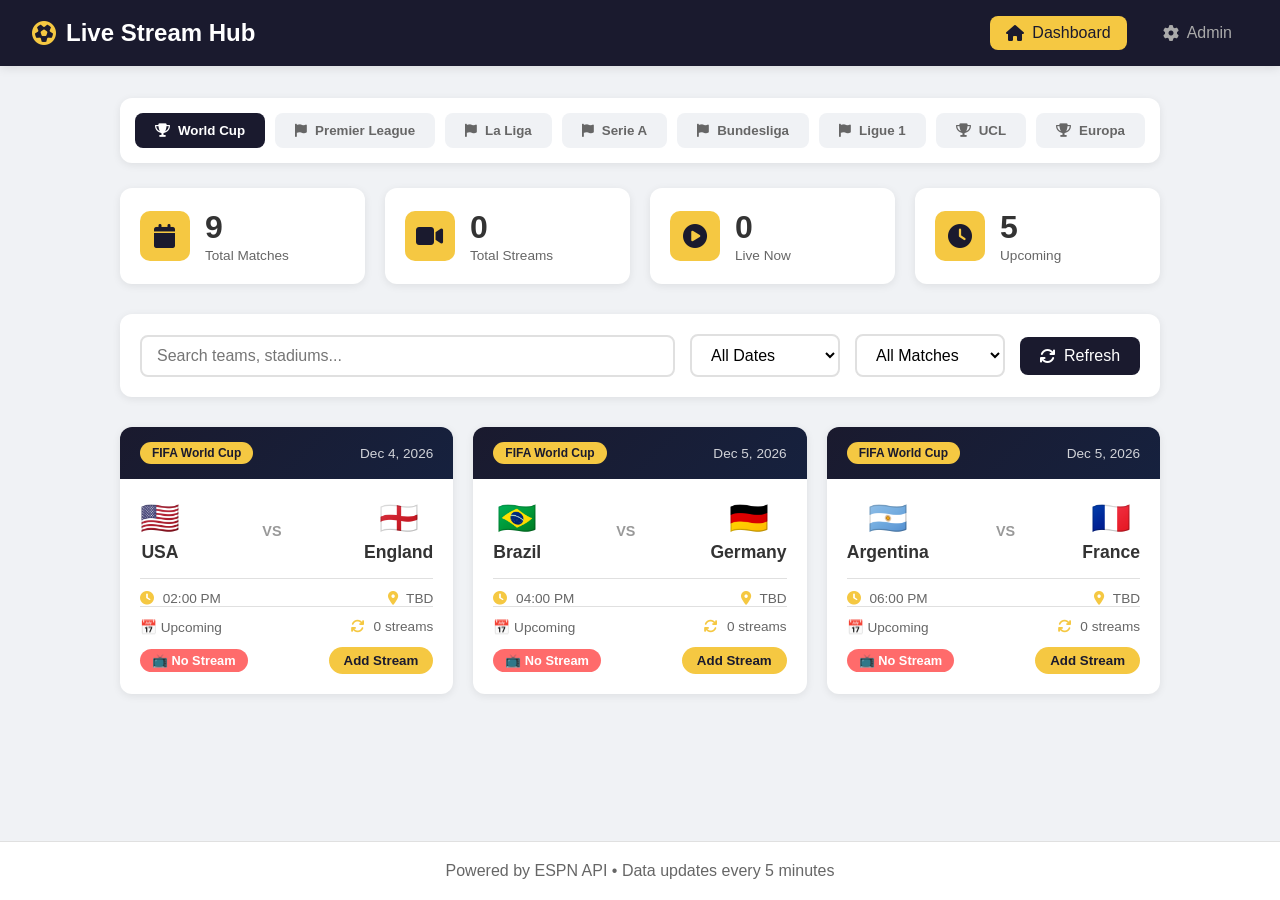
<file: index.html>
<!DOCTYPE html>
<html lang="en">
<head>
    <meta charset="UTF-8">
    <meta name="viewport" content="width=device-width, initial-scale=1.0">
    <title>Live Sports Stream Dashboard</title>
    <link rel="stylesheet" href="styles.css">
    <link rel="stylesheet" href="https://cdnjs.cloudflare.com/ajax/libs/font-awesome/6.4.0/css/all.min.css">
</head>
<body>
    <nav class="navbar">
        <div class="nav-container">
            <div class="nav-logo">
                <i class="fas fa-futbol"></i>
                <span>Live Stream Hub</span>
            </div>
            <div class="nav-links">
                <a href="index.html" class="active"><i class="fas fa-home"></i> Dashboard</a>
                <a href="admin.html"><i class="fas fa-cog"></i> Admin</a>
            </div>
        </div>
    </nav>

    <div class="container">
        <!-- League Selector -->
        <section class="league-selector">
            <div class="league-tabs" id="leagueTabs">
                <button class="league-tab active" data-league="worldcup">
                    <i class="fas fa-trophy"></i> World Cup
                </button>
                <button class="league-tab" data-league="premier">
                    <i class="fas fa-flag"></i> Premier League
                </button>
                <button class="league-tab" data-league="laliga">
                    <i class="fas fa-flag"></i> La Liga
                </button>
                <button class="league-tab" data-league="seriea">
                    <i class="fas fa-flag"></i> Serie A
                </button>
                <button class="league-tab" data-league="bundesliga">
                    <i class="fas fa-flag"></i> Bundesliga
                </button>
                <button class="league-tab" data-league="ligue1">
                    <i class="fas fa-flag"></i> Ligue 1
                </button>
                <button class="league-tab" data-league="champions">
                    <i class="fas fa-trophy"></i> UCL
                </button>
                <button class="league-tab" data-league="europa">
                    <i class="fas fa-trophy"></i> Europa
                </button>
            </div>
        </section>

        <!-- Stats -->
        <section class="stats-section">
            <div class="stat-card">
                <div class="stat-icon"><i class="fas fa-calendar"></i></div>
                <div class="stat-info">
                    <span class="stat-number" id="totalMatches">0</span>
                    <span class="stat-label">Total Matches</span>
                </div>
            </div>
            <div class="stat-card">
                <div class="stat-icon"><i class="fas fa-video"></i></div>
                <div class="stat-info">
                    <span class="stat-number" id="totalStreams">0</span>
                    <span class="stat-label">Total Streams</span>
                </div>
            </div>
            <div class="stat-card">
                <div class="stat-icon"><i class="fas fa-play-circle"></i></div>
                <div class="stat-info">
                    <span class="stat-number" id="liveMatches">0</span>
                    <span class="stat-label">Live Now</span>
                </div>
            </div>
            <div class="stat-card">
                <div class="stat-icon"><i class="fas fa-clock"></i></div>
                <div class="stat-info">
                    <span class="stat-number" id="upcomingMatches">0</span>
                    <span class="stat-label">Upcoming</span>
                </div>
            </div>
        </section>

        <!-- Filters -->
        <section class="filter-section">
            <div class="filter-container">
                <input type="text" id="searchInput" placeholder="Search teams, stadiums..." class="search-input">
                <select id="dateFilter" class="filter-select">
                    <option value="all">All Dates</option>
                    <option value="today">Today</option>
                    <option value="tomorrow">Tomorrow</option>
                    <option value="week">This Week</option>
                </select>
                <select id="streamFilter" class="filter-select">
                    <option value="all">All Matches</option>
                    <option value="has">Has Stream</option>
                    <option value="live">Live Now</option>
                </select>
                <button id="refreshBtn" class="refresh-btn">
                    <i class="fas fa-sync"></i> Refresh
                </button>
            </div>
        </section>

        <!-- Matches Grid -->
        <section class="matches-section">
            <div class="loading-spinner" id="loadingSpinner">
                <i class="fas fa-spinner fa-spin"></i>
                <p>Loading matches...</p>
            </div>
            <div class="matches-grid" id="matchesGrid"></div>
        </section>
    </div>

    <!-- Stream Modal -->
    <div class="modal" id="streamModal">
        <div class="modal-content">
            <div class="modal-header">
                <h2 id="modalTitle">Match Streams</h2>
                <button class="modal-close" onclick="closeModal()">&times;</button>
            </div>
            <div class="modal-body" id="modalBody"></div>
        </div>
    </div>

    <footer class="footer">
        <p>Powered by ESPN API • Data updates every 5 minutes</p>
    </footer>

    <script src="script.js"></script>
</body>
</html>
</file>
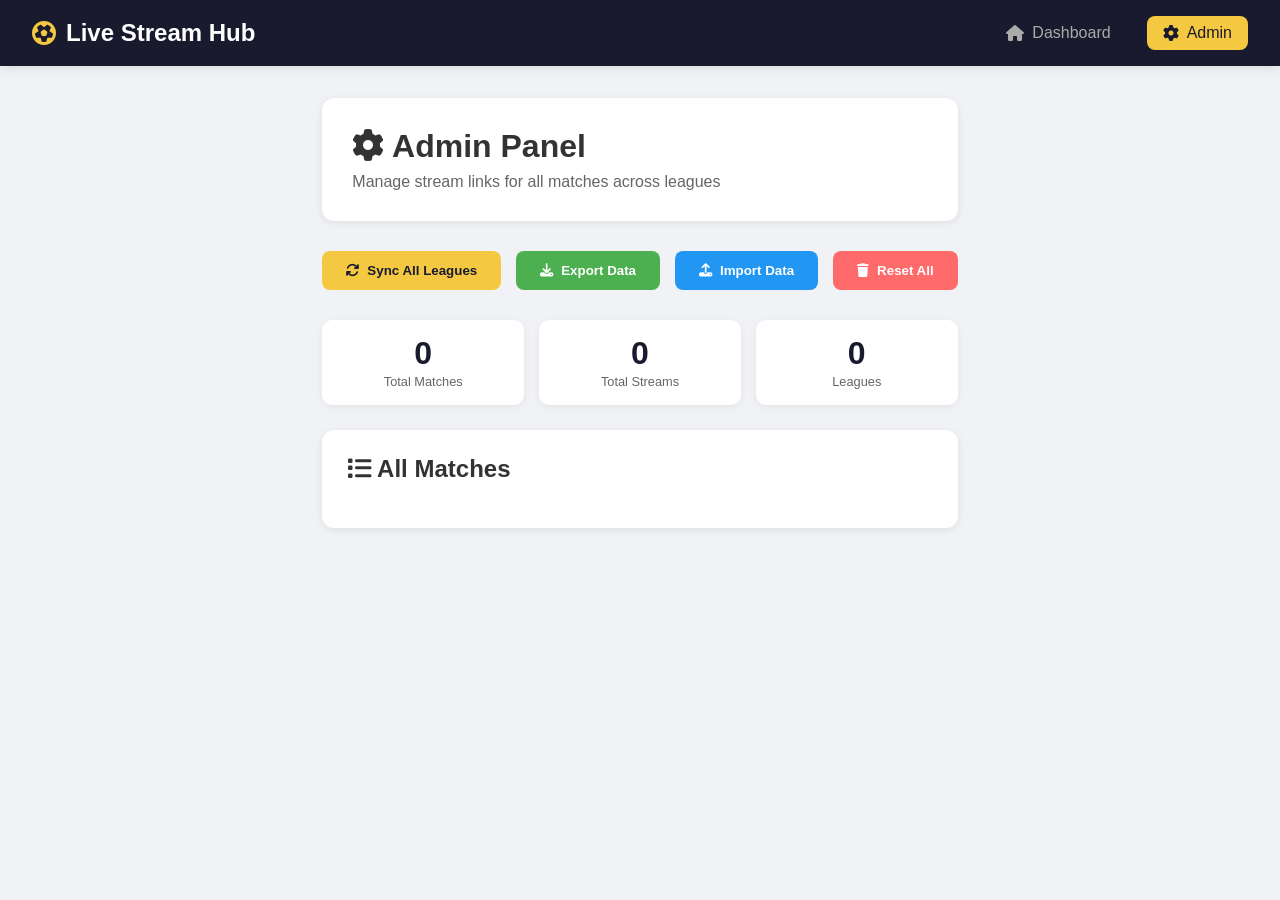
<file: admin.html>
<!DOCTYPE html>
<html lang="en">
<head>
    <meta charset="UTF-8">
    <meta name="viewport" content="width=device-width, initial-scale=1.0">
    <title>Admin Panel - Stream Manager</title>
    <link rel="stylesheet" href="styles.css">
    <link rel="stylesheet" href="https://cdnjs.cloudflare.com/ajax/libs/font-awesome/6.4.0/css/all.min.css">
</head>
<body>
    <nav class="navbar">
        <div class="nav-container">
            <div class="nav-logo">
                <i class="fas fa-futbol"></i>
                <span>Live Stream Hub</span>
            </div>
            <div class="nav-links">
                <a href="index.html"><i class="fas fa-home"></i> Dashboard</a>
                <a href="admin.html" class="active"><i class="fas fa-cog"></i> Admin</a>
            </div>
        </div>
    </nav>

    <div class="container">
        <div class="admin-header">
            <h1><i class="fas fa-cog"></i> Admin Panel</h1>
            <p>Manage stream links for all matches across leagues</p>
        </div>

        <div class="admin-actions">
            <button onclick="syncAllLeagues()" class="admin-btn sync-btn">
                <i class="fas fa-sync"></i> Sync All Leagues
            </button>
            <button onclick="exportData()" class="admin-btn export-btn">
                <i class="fas fa-download"></i> Export Data
            </button>
            <button onclick="importData()" class="admin-btn import-btn">
                <i class="fas fa-upload"></i> Import Data
            </button>
            <button onclick="resetData()" class="admin-btn reset-btn">
                <i class="fas fa-trash"></i> Reset All
            </button>
        </div>

        <div class="admin-stats">
            <div class="admin-stat-card">
                <span class="admin-stat-number" id="adminTotalMatches">0</span>
                <span class="admin-stat-label">Total Matches</span>
            </div>
            <div class="admin-stat-card">
                <span class="admin-stat-number" id="adminTotalStreams">0</span>
                <span class="admin-stat-label">Total Streams</span>
            </div>
            <div class="admin-stat-card">
                <span class="admin-stat-number" id="adminLeagues">0</span>
                <span class="admin-stat-label">Leagues</span>
            </div>
        </div>

        <section class="admin-matches">
            <h2><i class="fas fa-list"></i> All Matches</h2>
            <div id="adminMatchesList"></div>
        </section>
    </div>

    <!-- Edit Modal -->
    <div class="modal" id="editModal">
        <div class="modal-content modal-large">
            <div class="modal-header">
                <h2 id="editModalTitle">Manage Stream Links</h2>
                <button class="modal-close" onclick="closeEditModal()">&times;</button>
            </div>
            <div class="modal-body" id="editModalBody"></div>
        </div>
    </div>

    <script src="script.js"></script>
</body>
</html>
</file>
<file: styles.css>
/* Reset & Base */
* {
    margin: 0;
    padding: 0;
    box-sizing: border-box;
}

body {
    font-family: 'Segoe UI', Tahoma, Geneva, Verdana, sans-serif;
    background: #f0f2f5;
    color: #333;
    min-height: 100vh;
    display: flex;
    flex-direction: column;
}

/* Navigation */
.navbar {
    background: #1a1a2e;
    color: white;
    padding: 1rem 2rem;
    box-shadow: 0 2px 10px rgba(0,0,0,0.1);
    position: sticky;
    top: 0;
    z-index: 1000;
}

.nav-container {
    max-width: 1400px;
    margin: 0 auto;
    display: flex;
    justify-content: space-between;
    align-items: center;
}

.nav-logo {
    font-size: 1.5rem;
    font-weight: bold;
    display: flex;
    align-items: center;
    gap: 10px;
}

.nav-logo i {
    color: #f5c842;
}

.nav-links {
    display: flex;
    gap: 20px;
}

.nav-links a {
    color: #aaa;
    text-decoration: none;
    padding: 8px 16px;
    border-radius: 8px;
    transition: all 0.3s;
    display: flex;
    align-items: center;
    gap: 8px;
}

.nav-links a:hover {
    background: rgba(255,255,255,0.1);
    color: white;
}

.nav-links a.active {
    background: #f5c842;
    color: #1a1a2e;
}

/* Container */
.container {
    max-width: 1400px;
    margin: 0 auto;
    padding: 2rem;
    flex: 1;
}

/* Stats Section */
.stats-section {
    display: grid;
    grid-template-columns: repeat(auto-fit, minmax(200px, 1fr));
    gap: 20px;
    margin-bottom: 30px;
}

.stat-card {
    background: white;
    border-radius: 12px;
    padding: 20px;
    display: flex;
    align-items: center;
    gap: 15px;
    box-shadow: 0 2px 8px rgba(0,0,0,0.08);
    transition: transform 0.3s;
}

.stat-card:hover {
    transform: translateY(-5px);
}

.stat-icon {
    width: 50px;
    height: 50px;
    background: #f5c842;
    border-radius: 10px;
    display: flex;
    align-items: center;
    justify-content: center;
    font-size: 1.5rem;
    color: #1a1a2e;
}

.stat-info {
    flex: 1;
}

.stat-number {
    font-size: 2rem;
    font-weight: bold;
    display: block;
    line-height: 1.2;
}

.stat-label {
    color: #666;
    font-size: 0.85rem;
}

/* Filter Section */
.filter-section {
    background: white;
    border-radius: 12px;
    padding: 20px;
    margin-bottom: 30px;
    box-shadow: 0 2px 8px rgba(0,0,0,0.08);
}

.filter-container {
    display: flex;
    gap: 15px;
    flex-wrap: wrap;
    align-items: center;
}

.search-input {
    flex: 1;
    min-width: 200px;
    padding: 10px 15px;
    border: 2px solid #e0e0e0;
    border-radius: 8px;
    font-size: 1rem;
    transition: border-color 0.3s;
}

.search-input:focus {
    outline: none;
    border-color: #f5c842;
}

.filter-select {
    padding: 10px 15px;
    border: 2px solid #e0e0e0;
    border-radius: 8px;
    font-size: 1rem;
    background: white;
    min-width: 150px;
}

.refresh-btn {
    background: #1a1a2e;
    color: white;
    border: none;
    padding: 10px 20px;
    border-radius: 8px;
    cursor: pointer;
    font-size: 1rem;
    transition: all 0.3s;
    display: flex;
    align-items: center;
    gap: 8px;
}

.refresh-btn:hover {
    background: #2a2a4e;
}

/* Matches Grid */
.matches-section {
    margin-top: 20px;
}

.matches-grid {
    display: grid;
    grid-template-columns: repeat(auto-fill, minmax(300px, 1fr));
    gap: 20px;
}

.match-card {
    background: white;
    border-radius: 12px;
    overflow: hidden;
    box-shadow: 0 2px 8px rgba(0,0,0,0.08);
    transition: all 0.3s;
    cursor: pointer;
}

.match-card:hover {
    transform: translateY(-5px);
    box-shadow: 0 8px 25px rgba(0,0,0,0.15);
}

.match-card-header {
    padding: 15px 20px;
    background: linear-gradient(135deg, #1a1a2e, #16213e);
    color: white;
    display: flex;
    justify-content: space-between;
    align-items: center;
}

.match-card-header .group-badge {
    background: #f5c842;
    color: #1a1a2e;
    padding: 4px 12px;
    border-radius: 20px;
    font-size: 0.75rem;
    font-weight: bold;
}

.match-card-body {
    padding: 20px;
}

.match-teams {
    display: flex;
    justify-content: space-between;
    align-items: center;
    margin-bottom: 15px;
}

.team {
    display: flex;
    flex-direction: column;
    align-items: center;
    gap: 5px;
}

.team .team-name {
    font-weight: bold;
    font-size: 1.1rem;
}

.team .team-flag {
    font-size: 2rem;
}

.match-vs {
    font-weight: bold;
    color: #999;
    font-size: 0.9rem;
}

.match-info {
    display: flex;
    justify-content: space-between;
    color: #666;
    font-size: 0.85rem;
    padding-top: 12px;
    border-top: 1px solid #e0e0e0;
}

.match-info i {
    margin-right: 5px;
    color: #f5c842;
}

.match-stream-status {
    margin-top: 12px;
    display: flex;
    justify-content: space-between;
    align-items: center;
}

.stream-badge {
    padding: 4px 12px;
    border-radius: 20px;
    font-size: 0.8rem;
    font-weight: bold;
}

.stream-badge.has-stream {
    background: #4caf50;
    color: white;
}

.stream-badge.no-stream {
    background: #ff6b6b;
    color: white;
}

.stream-count {
    color: #666;
    font-size: 0.8rem;
}

.watch-btn {
    background: #f5c842;
    color: #1a1a2e;
    border: none;
    padding: 6px 15px;
    border-radius: 20px;
    font-weight: bold;
    cursor: pointer;
    transition: all 0.3s;
}

.watch-btn:hover {
    transform: scale(1.05);
    background: #e6b832;
}

/* Modal */
.modal {
    display: none;
    position: fixed;
    top: 0;
    left: 0;
    width: 100%;
    height: 100%;
    background: rgba(0,0,0,0.7);
    z-index: 2000;
    justify-content: center;
    align-items: center;
    animation: fadeIn 0.3s;
}

.modal.active {
    display: flex;
}

.modal-content {
    background: white;
    border-radius: 16px;
    max-width: 600px;
    width: 90%;
    max-height: 80vh;
    overflow-y: auto;
    animation: slideUp 0.3s;
}

.modal-large {
    max-width: 800px;
}

.modal-header {
    padding: 20px 25px;
    border-bottom: 1px solid #e0e0e0;
    display: flex;
    justify-content: space-between;
    align-items: center;
    position: sticky;
    top: 0;
    background: white;
    z-index: 1;
}

.modal-header h2 {
    font-size: 1.3rem;
}

.modal-close {
    background: none;
    border: none;
    font-size: 2rem;
    cursor: pointer;
    color: #999;
    transition: color 0.3s;
}

.modal-close:hover {
    color: #333;
}

.modal-body {
    padding: 25px;
}

/* Stream Links in Modal */
.stream-link-item {
    display: flex;
    justify-content: space-between;
    align-items: center;
    padding: 12px 15px;
    background: #f8f9fa;
    border-radius: 8px;
    margin-bottom: 10px;
    border-left: 4px solid #f5c842;
}

.stream-link-item .link-info {
    flex: 1;
}

.stream-link-item .link-url {
    font-size: 0.9rem;
    word-break: break-all;
    color: #333;
}

.stream-link-item .link-label {
    font-size: 0.8rem;
    color: #666;
}

.stream-link-item .link-actions {
    display: flex;
    gap: 8px;
}

.stream-link-btn {
    padding: 6px 12px;
    border: none;
    border-radius: 6px;
    cursor: pointer;
    font-size: 0.8rem;
    transition: all 0.3s;
}

.btn-watch {
    background: #4caf50;
    color: white;
}

.btn-watch:hover {
    background: #45a049;
}

.btn-remove {
    background: #ff6b6b;
    color: white;
}

.btn-remove:hover {
    background: #e55555;
}

/* Admin Specific */
.admin-header {
    background: white;
    border-radius: 12px;
    padding: 30px;
    margin-bottom: 30px;
    box-shadow: 0 2px 8px rgba(0,0,0,0.08);
}

.admin-header h1 {
    margin-bottom: 8px;
}

.admin-header p {
    color: #666;
}

.admin-actions {
    display: flex;
    gap: 15px;
    flex-wrap: wrap;
    margin-bottom: 30px;
}

.admin-btn {
    padding: 12px 24px;
    border: none;
    border-radius: 8px;
    cursor: pointer;
    font-weight: bold;
    transition: all 0.3s;
    display: flex;
    align-items: center;
    gap: 8px;
}

.admin-btn:hover {
    transform: translateY(-2px);
}

.export-btn {
    background: #4caf50;
    color: white;
}

.import-btn {
    background: #2196f3;
    color: white;
}

.reset-btn {
    background: #ff6b6b;
    color: white;
}

.admin-matches {
    background: white;
    border-radius: 12px;
    padding: 25px;
    box-shadow: 0 2px 8px rgba(0,0,0,0.08);
}

.admin-matches h2 {
    margin-bottom: 20px;
}

.admin-match-item {
    display: flex;
    justify-content: space-between;
    align-items: center;
    padding: 15px;
    border-bottom: 1px solid #e0e0e0;
    transition: background 0.3s;
}

.admin-match-item:hover {
    background: #f8f9fa;
}

.admin-match-info {
    display: flex;
    align-items: center;
    gap: 20px;
    flex-wrap: wrap;
}

.admin-match-teams {
    font-weight: bold;
    font-size: 1.05rem;
}

.admin-match-meta {
    color: #666;
    font-size: 0.85rem;
    display: flex;
    gap: 15px;
}

.admin-match-streams {
    display: flex;
    align-items: center;
    gap: 15px;
}

.admin-stream-badge {
    padding: 4px 12px;
    border-radius: 20px;
    font-size: 0.8rem;
    font-weight: bold;
}

.admin-stream-badge.has {
    background: #4caf50;
    color: white;
}

.admin-stream-badge.none {
    background: #ff6b6b;
    color: white;
}

.admin-edit-btn {
    background: #f5c842;
    color: #1a1a2e;
    border: none;
    padding: 8px 16px;
    border-radius: 6px;
    cursor: pointer;
    font-weight: bold;
    transition: all 0.3s;
}

.admin-edit-btn:hover {
    transform: scale(1.05);
}

/* Edit Form */
.edit-form {
    display: flex;
    flex-direction: column;
    gap: 20px;
}

.edit-form .form-group {
    display: flex;
    flex-direction: column;
    gap: 8px;
}

.edit-form label {
    font-weight: bold;
    color: #333;
}

.edit-form input {
    padding: 10px 15px;
    border: 2px solid #e0e0e0;
    border-radius: 8px;
    font-size: 1rem;
}

.edit-form input:focus {
    outline: none;
    border-color: #f5c842;
}

.edit-form .stream-list {
    display: flex;
    flex-direction: column;
    gap: 8px;
}

.edit-form .add-stream {
    display: flex;
    gap: 10px;
}

.edit-form .add-stream input {
    flex: 1;
}

.edit-form .add-stream button {
    padding: 10px 20px;
    background: #4caf50;
    color: white;
    border: none;
    border-radius: 8px;
    cursor: pointer;
    font-weight: bold;
}

.edit-form .add-stream button:hover {
    background: #45a049;
}

/* Footer */
.footer {
    text-align: center;
    padding: 20px;
    color: #666;
    border-top: 1px solid #e0e0e0;
    background: white;
    margin-top: 40px;
}

/* Animations */
@keyframes fadeIn {
    from { opacity: 0; }
    to { opacity: 1; }
}

@keyframes slideUp {
    from { transform: translateY(50px); opacity: 0; }
    to { transform: translateY(0); opacity: 1; }
}

/* Empty State */
.empty-state {
    text-align: center;
    padding: 60px 20px;
    color: #999;
}

.empty-state i {
    font-size: 4rem;
    margin-bottom: 20px;
}

/* Responsive */
@media (max-width: 768px) {
    .nav-container {
        flex-direction: column;
        gap: 10px;
    }
    
    .stats-section {
        grid-template-columns: repeat(2, 1fr);
    }
    
    .filter-container {
        flex-direction: column;
    }
    
    .search-input, .filter-select {
        width: 100%;
    }
    
    .matches-grid {
        grid-template-columns: 1fr;
    }
    
    .admin-match-item {
        flex-direction: column;
        gap: 10px;
        align-items: flex-start;
    }
    
    .admin-match-streams {
        width: 100%;
        justify-content: space-between;
    }
}

@media (max-width: 480px) {
    .stats-section {
        grid-template-columns: 1fr;
    }
    
    .container {
        padding: 1rem;
    }
}

/* Previous styles remain the same... */

/* League Selector */
.league-selector {
    background: white;
    border-radius: 12px;
    padding: 15px;
    margin-bottom: 25px;
    box-shadow: 0 2px 8px rgba(0,0,0,0.08);
    overflow-x: auto;
}

.league-tabs {
    display: flex;
    gap: 10px;
    flex-wrap: nowrap;
}

.league-tab {
    padding: 10px 20px;
    border: none;
    border-radius: 8px;
    background: #f0f2f5;
    color: #666;
    cursor: pointer;
    font-weight: 600;
    transition: all 0.3s;
    white-space: nowrap;
    display: flex;
    align-items: center;
    gap: 8px;
}

.league-tab:hover {
    background: #e0e0e0;
    transform: translateY(-2px);
}

.league-tab.active {
    background: #1a1a2e;
    color: white;
}

/* Loading Spinner */
.loading-spinner {
    text-align: center;
    padding: 60px 20px;
    grid-column: 1/-1;
}

.loading-spinner i {
    font-size: 3rem;
    color: #f5c842;
}

.loading-spinner p {
    margin-top: 15px;
    color: #666;
}

/* Match Card Enhancements */
.match-card {
    cursor: pointer;
    position: relative;
}

.match-card .live-badge {
    position: absolute;
    top: 10px;
    right: 10px;
    background: #ff6b6b;
    color: white;
    padding: 3px 10px;
    border-radius: 20px;
    font-size: 0.7rem;
    font-weight: bold;
    animation: pulse 1.5s infinite;
}

@keyframes pulse {
    0%, 100% { opacity: 1; }
    50% { opacity: 0.5; }
}

.match-card .match-venue {
    font-size: 0.8rem;
    color: #888;
}

/* Admin Stats */
.admin-stats {
    display: grid;
    grid-template-columns: repeat(auto-fit, minmax(150px, 1fr));
    gap: 15px;
    margin-bottom: 25px;
}

.admin-stat-card {
    background: white;
    border-radius: 10px;
    padding: 15px 20px;
    text-align: center;
    box-shadow: 0 2px 8px rgba(0,0,0,0.06);
}

.admin-stat-number {
    font-size: 2rem;
    font-weight: bold;
    color: #1a1a2e;
    display: block;
}

.admin-stat-label {
    color: #666;
    font-size: 0.8rem;
}

.sync-btn {
    background: #f5c842;
    color: #1a1a2e;
}

.sync-btn:hover {
    background: #e6b832;
}

/* Stream Link Quality Badge */
.stream-quality {
    display: inline-block;
    padding: 2px 8px;
    border-radius: 10px;
    font-size: 0.7rem;
    font-weight: bold;
    margin-left: 8px;
}

.stream-quality.hd {
    background: #4caf50;
    color: white;
}

.stream-quality.sd {
    background: #ff9800;
    color: white;
}

/* Responsive Enhancements */
@media (max-width: 768px) {
    .league-tabs {
        flex-wrap: wrap;
    }
    
    .league-tab {
        flex: 1;
        justify-content: center;
        font-size: 0.8rem;
        padding: 8px 12px;
    }
    
    .admin-stats {
        grid-template-columns: repeat(3, 1fr);
    }
}

@media (max-width: 480px) {
    .admin-stats {
        grid-template-columns: 1fr;
    }
}
</file>
